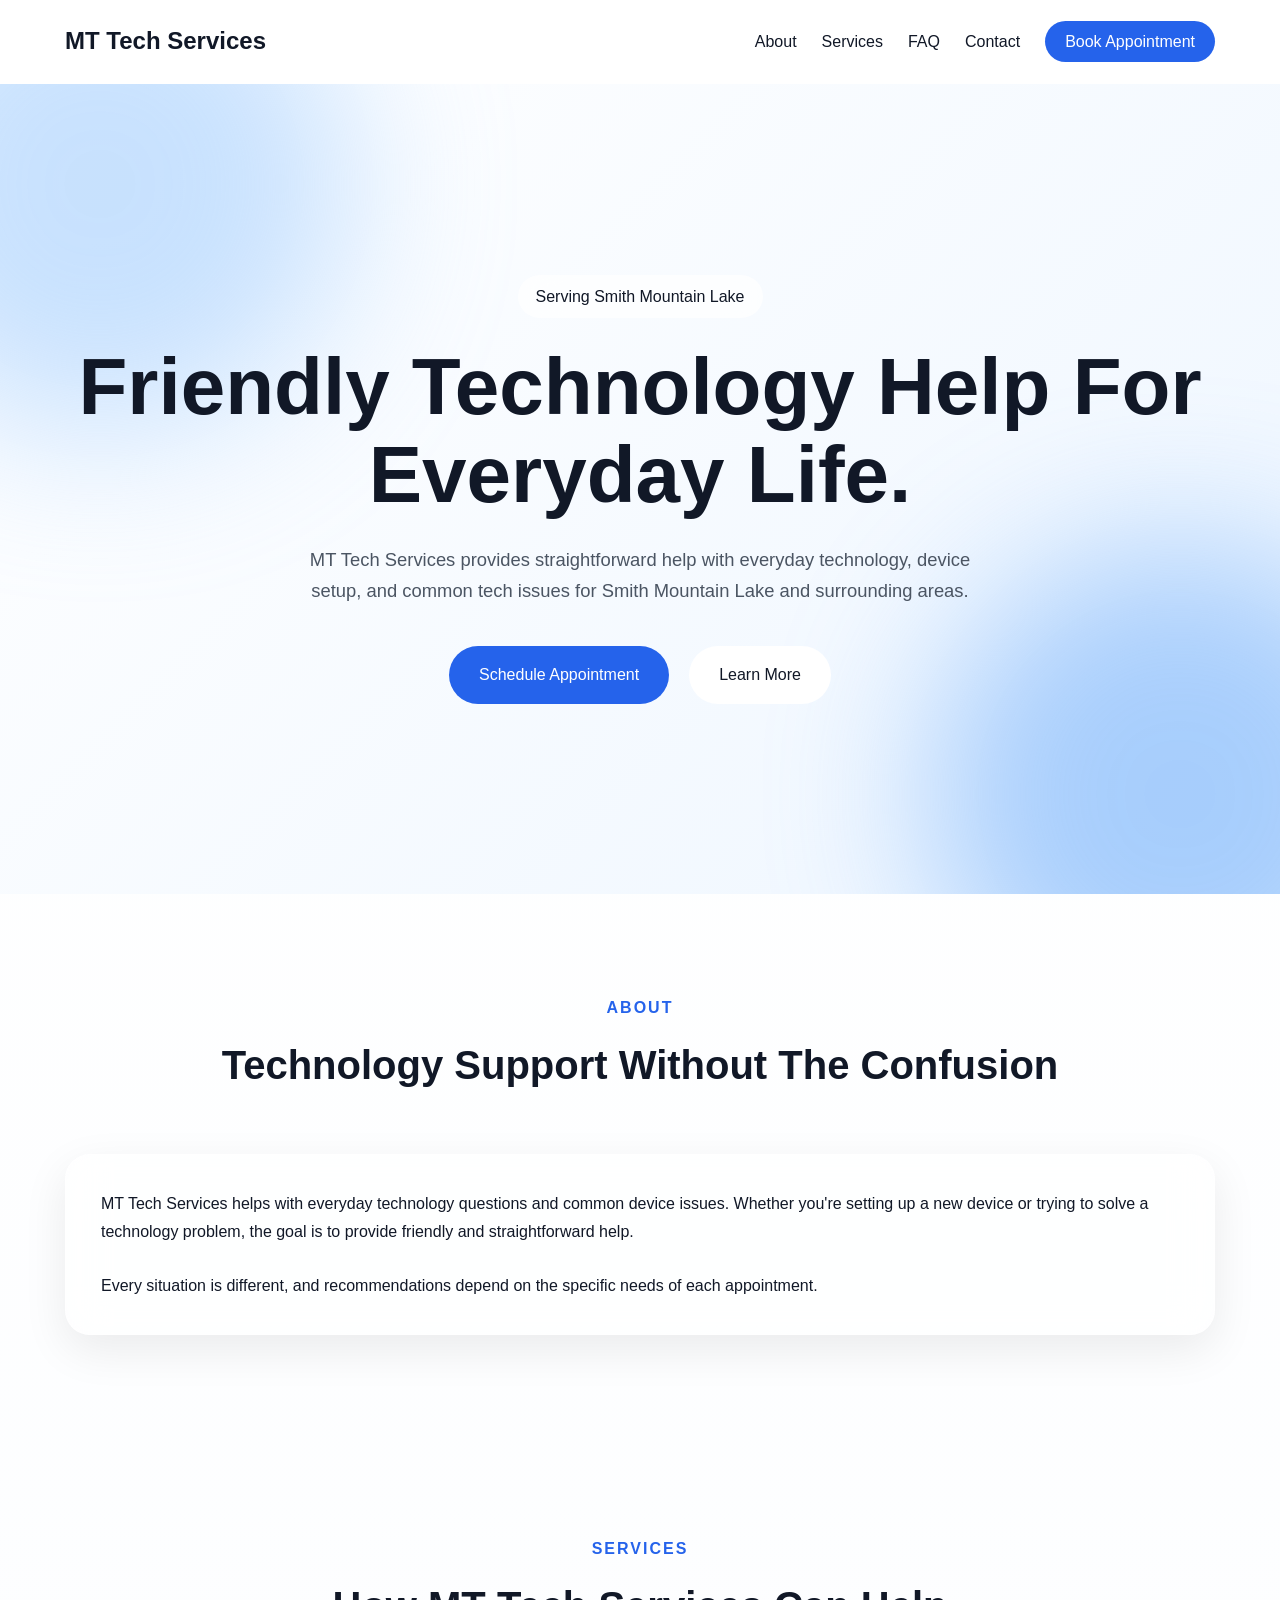
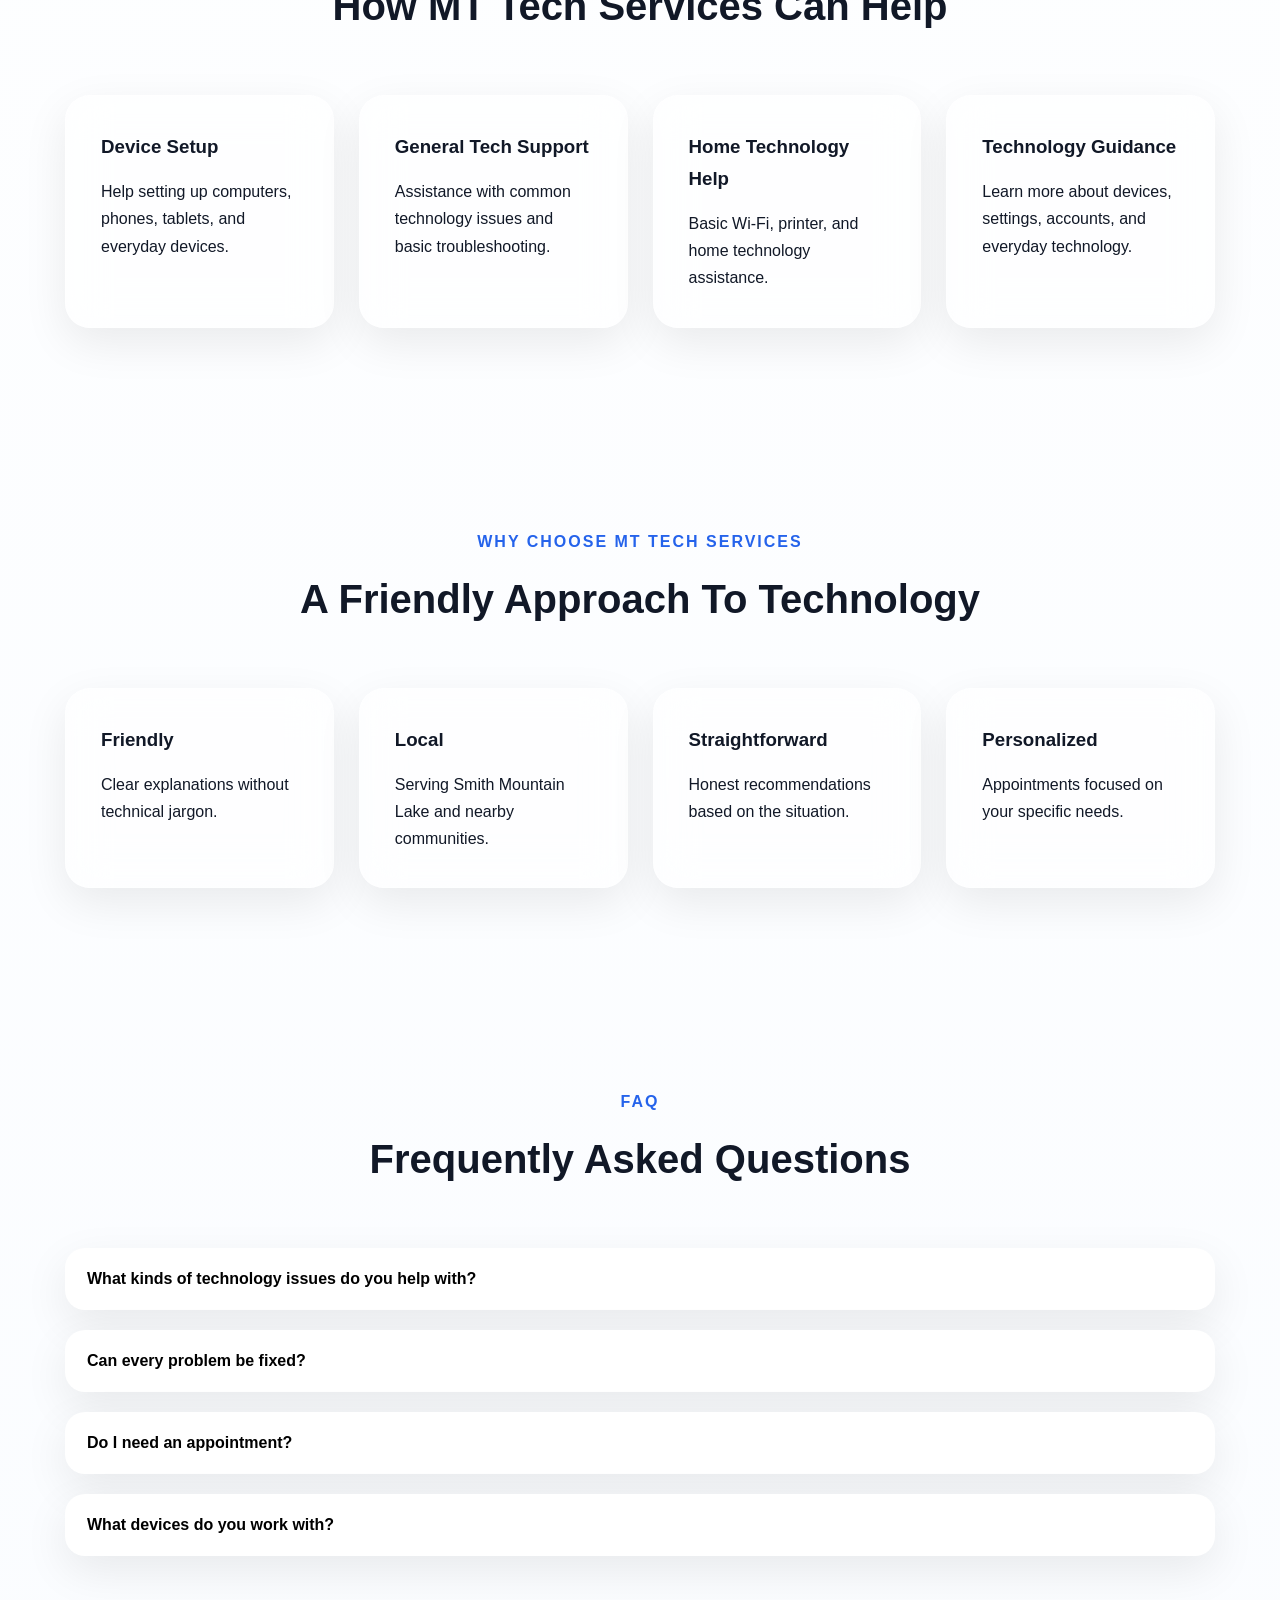
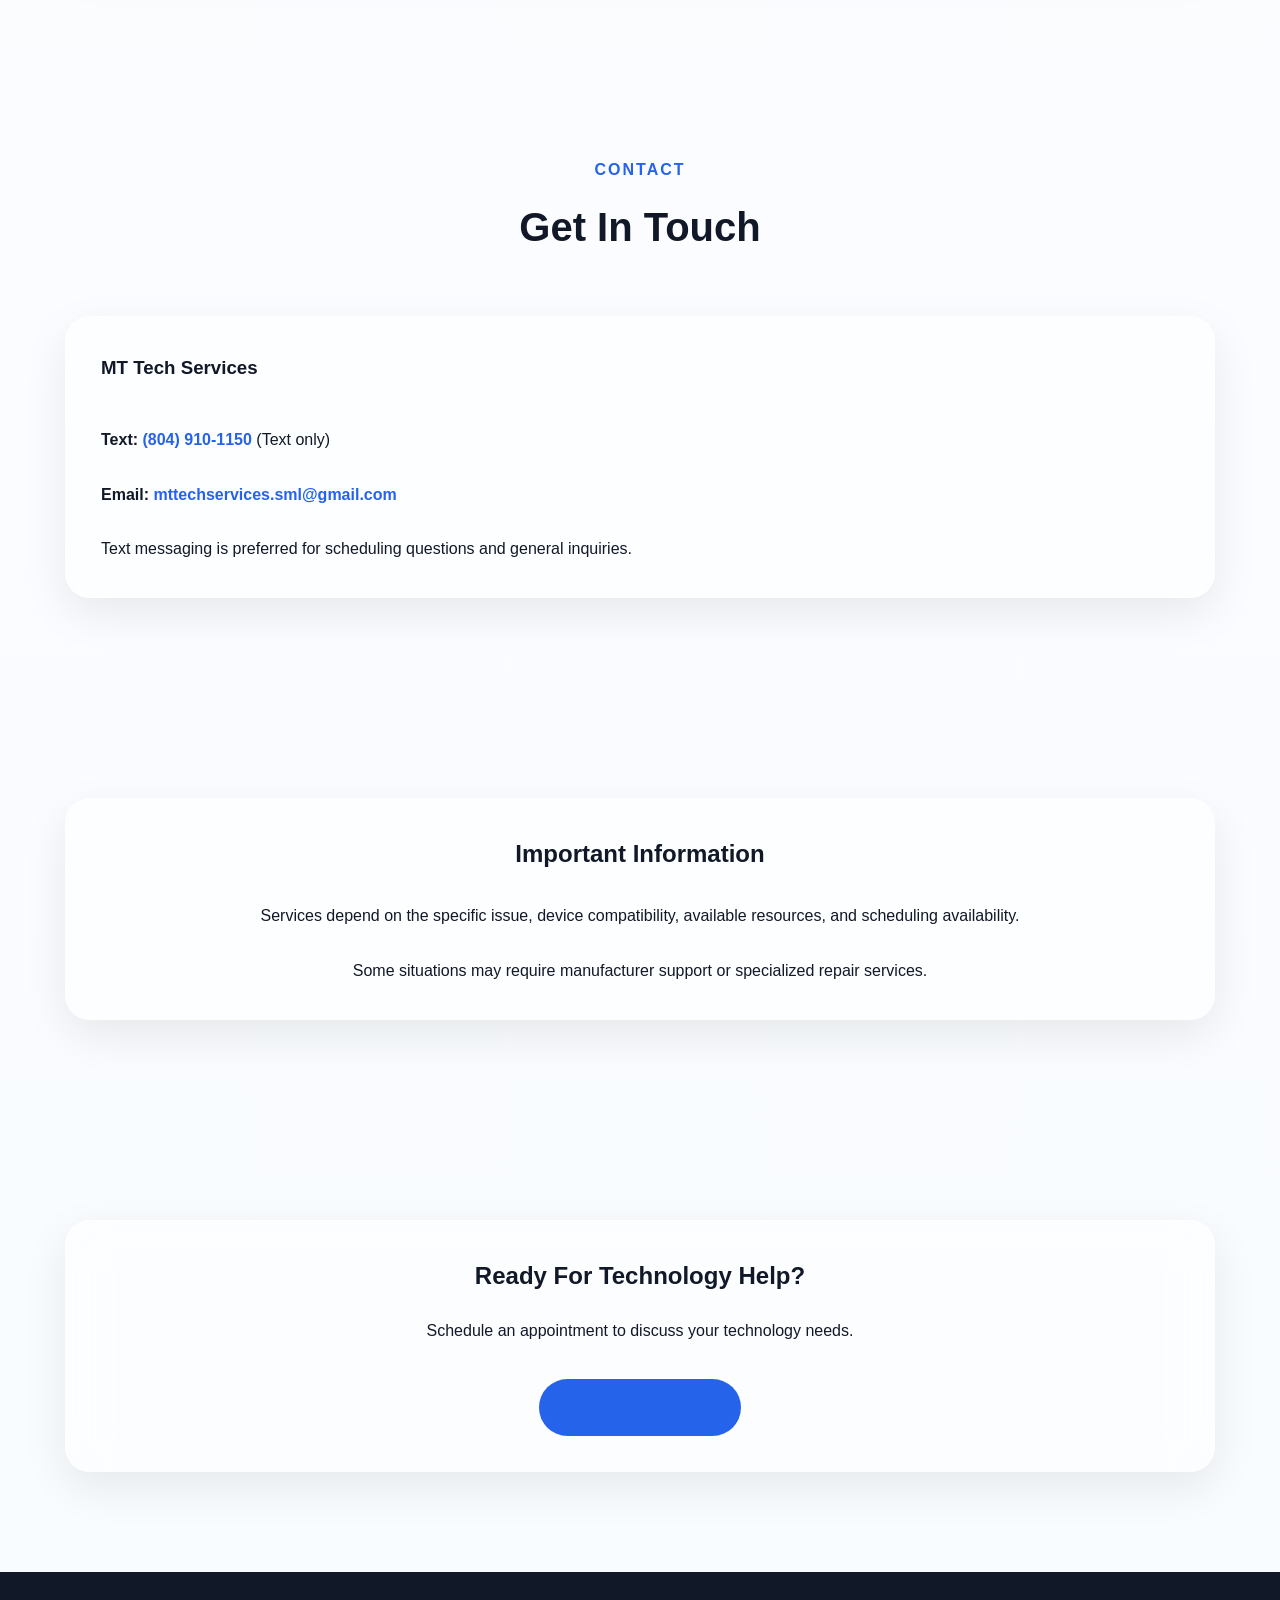
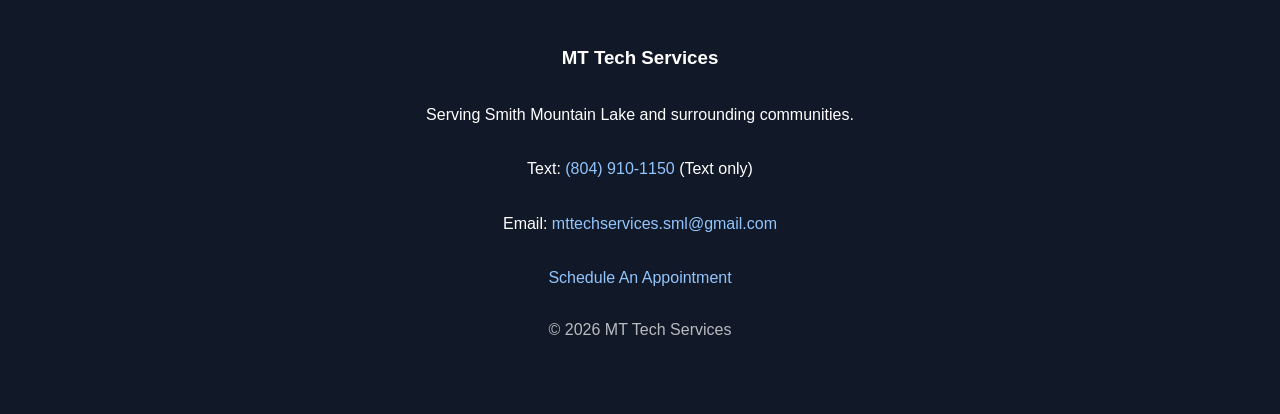
<file: index.html>
<!DOCTYPE html>
<html lang="en">

<head>

<meta charset="UTF-8">
<meta name="viewport" content="width=device-width, initial-scale=1.0">

<title>MT Tech Services | Smith Mountain Lake Tech Support</title>

<meta name="description"
content="Friendly technology help for Smith Mountain Lake and surrounding communities.">

<link rel="stylesheet" href="style.css">

</head>

<body>

<header class="navbar">

<div class="container nav-container">

<a href="index.html" class="logo">
MT Tech Services
</a>

<nav>

<ul class="nav-links">

<li><a href="#about">About</a></li>
<li><a href="#services">Services</a></li>
<li><a href="#faq">FAQ</a></li>
<li><a href="#contact">Contact</a></li>

<li>
<a href="booking.html" class="nav-button">
Book Appointment
</a>
</li>

</ul>

<button class="menu-toggle">
☰
</button>

</nav>

</div>

</header>

<section class="hero">

<div class="hero-background"></div>

<div class="container hero-content">

<span class="hero-tag">

Serving Smith Mountain Lake

</span>

<h1>

Friendly Technology Help For Everyday Life.

</h1>

<p>

MT Tech Services provides straightforward help with
everyday technology, device setup, and common tech
issues for Smith Mountain Lake and surrounding areas.

</p>

<div class="hero-buttons">

<a href="booking.html"
class="primary-btn">

Schedule Appointment

</a>

<a href="#about"
class="secondary-btn">

Learn More

</a>

</div>

</div>

</section>

<section id="about">

<div class="container">

<div class="section-title">

<span>

About

</span>

<h2>

Technology Support Without The Confusion

</h2>

</div>

<div class="glass-card">

<p>

MT Tech Services helps with everyday technology
questions and common device issues. Whether
you're setting up a new device or trying to
solve a technology problem, the goal is to
provide friendly and straightforward help.

</p>

<br>

<p>

Every situation is different, and recommendations
depend on the specific needs of each appointment.

</p>

</div>

</div>

</section>

<section id="services">

<div class="container">

<div class="section-title">

<span>

Services

</span>

<h2>

How MT Tech Services Can Help

</h2>

</div>

<div class="card-grid">

<div class="glass-card">

<h3>

Device Setup

</h3>

<p>

Help setting up computers,
phones, tablets,
and everyday devices.

</p>

</div>

<div class="glass-card">

<h3>

General Tech Support

</h3>

<p>

Assistance with common
technology issues and
basic troubleshooting.

</p>

</div>

<div class="glass-card">

<h3>

Home Technology Help

</h3>

<p>

Basic Wi-Fi,
printer,
and home technology
assistance.

</p>

</div>

<div class="glass-card">

<h3>

Technology Guidance

</h3>

<p>

Learn more about
devices,
settings,
accounts,
and everyday technology.

</p>

</div>

</div>

</div>

</section>

<section>

<div class="container">

<div class="section-title">

<span>

Why Choose MT Tech Services

</span>

<h2>

A Friendly Approach To Technology

</h2>

</div>

<div class="card-grid">

<div class="glass-card">

<h3>

Friendly

</h3>

<p>

Clear explanations without
technical jargon.

</p>

</div>

<div class="glass-card">

<h3>

Local

</h3>

<p>

Serving Smith Mountain Lake
and nearby communities.

</p>

</div>

<div class="glass-card">

<h3>

Straightforward

</h3>

<p>

Honest recommendations
based on the situation.

</p>

</div>

<div class="glass-card">

<h3>

Personalized

</h3>

<p>

Appointments focused
on your specific needs.

</p>

</div>

</div>

</div>

</section>

<section id="faq">

<div class="container">

<div class="section-title">

<span>

FAQ

</span>

<h2>

Frequently Asked Questions

</h2>

</div>

<div class="faq">

<div class="faq-item">

<button>

What kinds of technology issues do you help with?

</button>

<div>

MT Tech Services helps with
everyday technology questions,
device setup,
and general tech support.

</div>

</div>

<div class="faq-item">

<button>

Can every problem be fixed?

</button>

<div>

Solutions depend on the
specific issue and circumstances.
Some situations may require
specialized services.

</div>

</div>

<div class="faq-item">

<button>

Do I need an appointment?

</button>

<div>

Scheduling ahead is recommended.

</div>

</div>

<div class="faq-item">

<button>

What devices do you work with?

</button>

<div>

Many common consumer devices
and everyday technology products.

</div>

</div>

</div>

</div>

</section>

<section id="contact">

<div class="container">

<div class="section-title">

<span>

Contact

</span>

<h2>

Get In Touch

</h2>

</div>

<div class="glass-card">

<h3>

MT Tech Services

</h3>

<br>

<p>

<strong>

Text:

</strong>

<a href="sms:18049101150">

(804) 910-1150

</a>

(Text only)

</p>

<br>

<p>

<strong>

Email:

</strong>

<a href="mailto:mttechservices.sml@gmail.com">

mttechservices.sml@gmail.com

</a>

</p>

<br>

<p>

Text messaging is preferred
for scheduling questions
and general inquiries.

</p>

</div>

</div>

</section>

<section>

<div class="container">

<div class="glass-card disclaimer">

<h2>

Important Information

</h2>

<br>

<p>

Services depend on the
specific issue,
device compatibility,
available resources,
and scheduling availability.

</p>

<br>

<p>

Some situations may require
manufacturer support or
specialized repair services.

</p>

</div>

</div>

</section>

<section class="cta">

<div class="container">

<div class="glass-card">

<h2>

Ready For Technology Help?

</h2>

<p>

Schedule an appointment
to discuss your technology needs.

</p>

<a href="booking.html"
class="primary-btn">

Book Appointment

</a>

</div>

</div>

</section>

<footer>

<div class="container">

<h3>

MT Tech Services

</h3>

<br>

<p>

Serving Smith Mountain Lake
and surrounding communities.

</p>

<br>

<p>

Text:
<a href="sms:18049101150">

(804) 910-1150

</a>

(Text only)

</p>

<br>

<p>

Email:
<a href="mailto:mttechservices.sml@gmail.com">

mttechservices.sml@gmail.com

</a>

</p>

<br>

<a href="booking.html">

Schedule An Appointment

</a>

<p class="copyright">

© 2026 MT Tech Services

</p>

</div>

</footer>

<script src="script.js"></script>

</body>

</html>
</file>
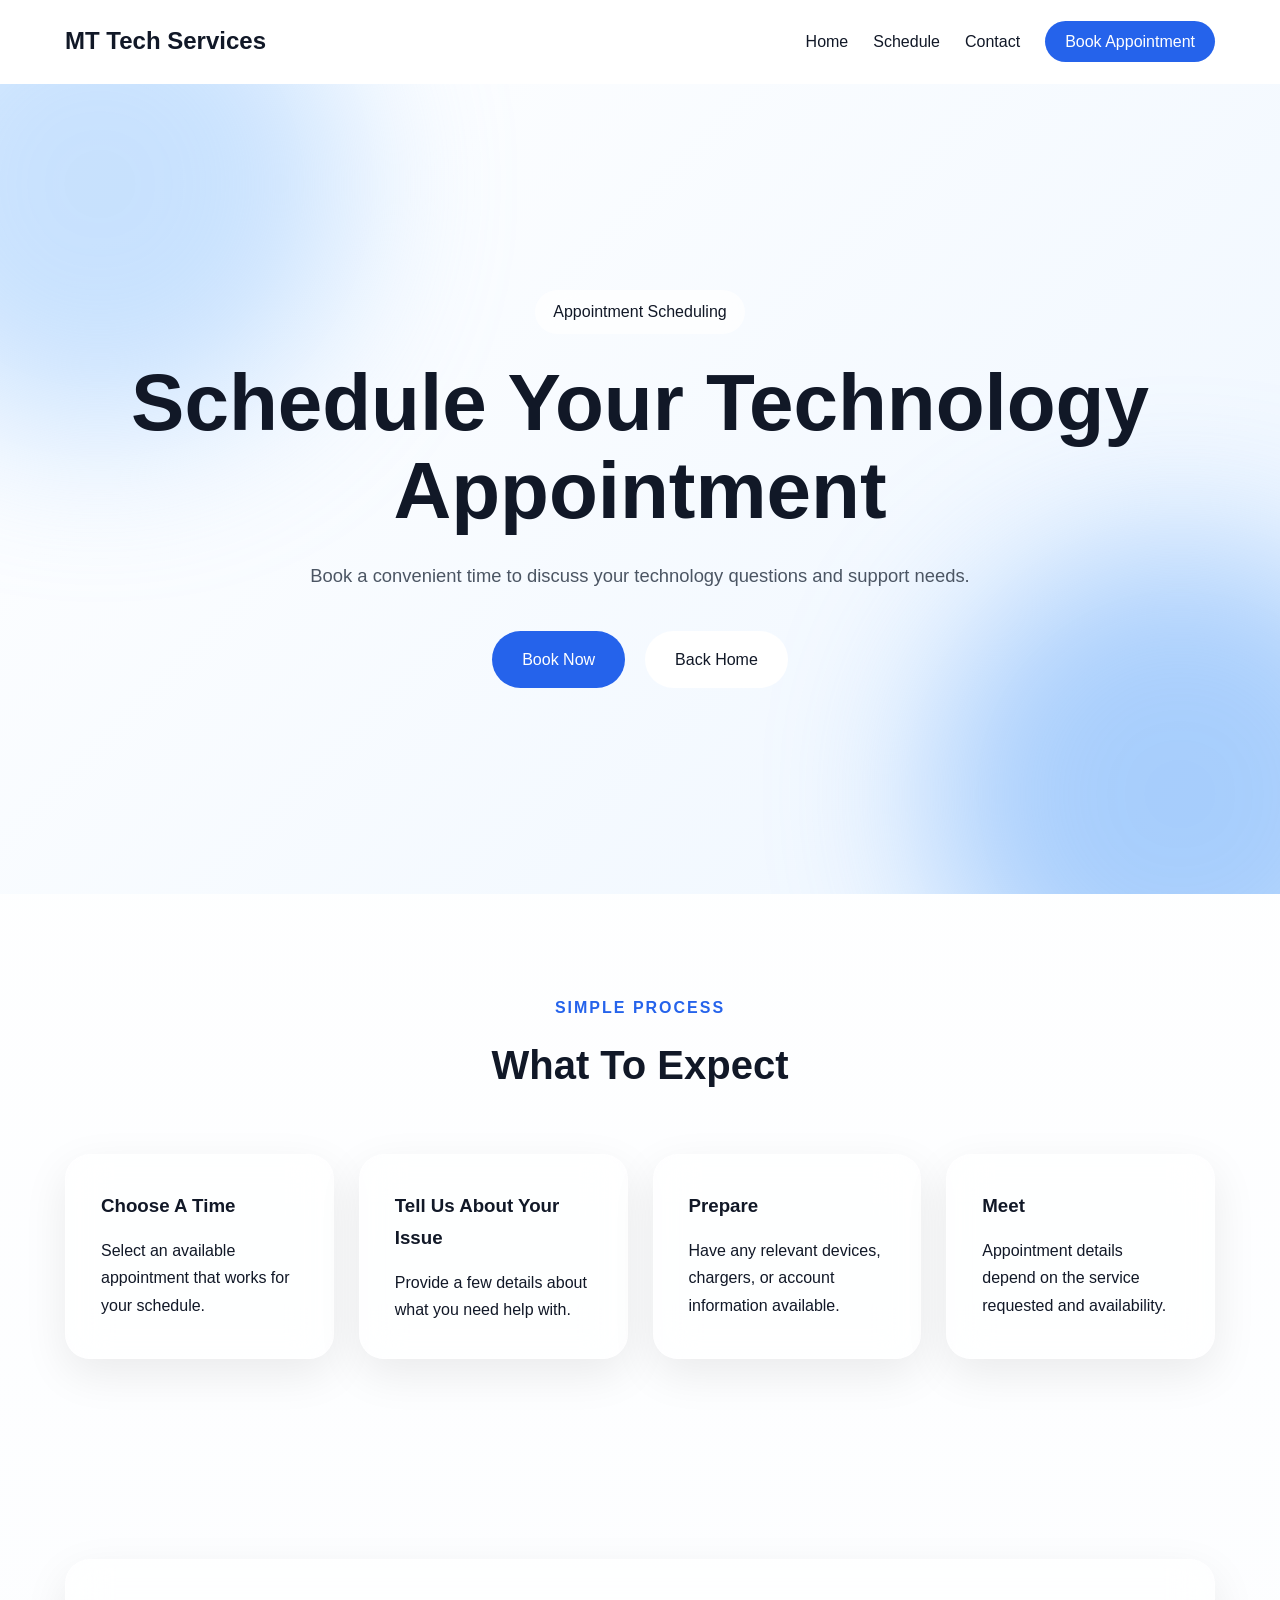
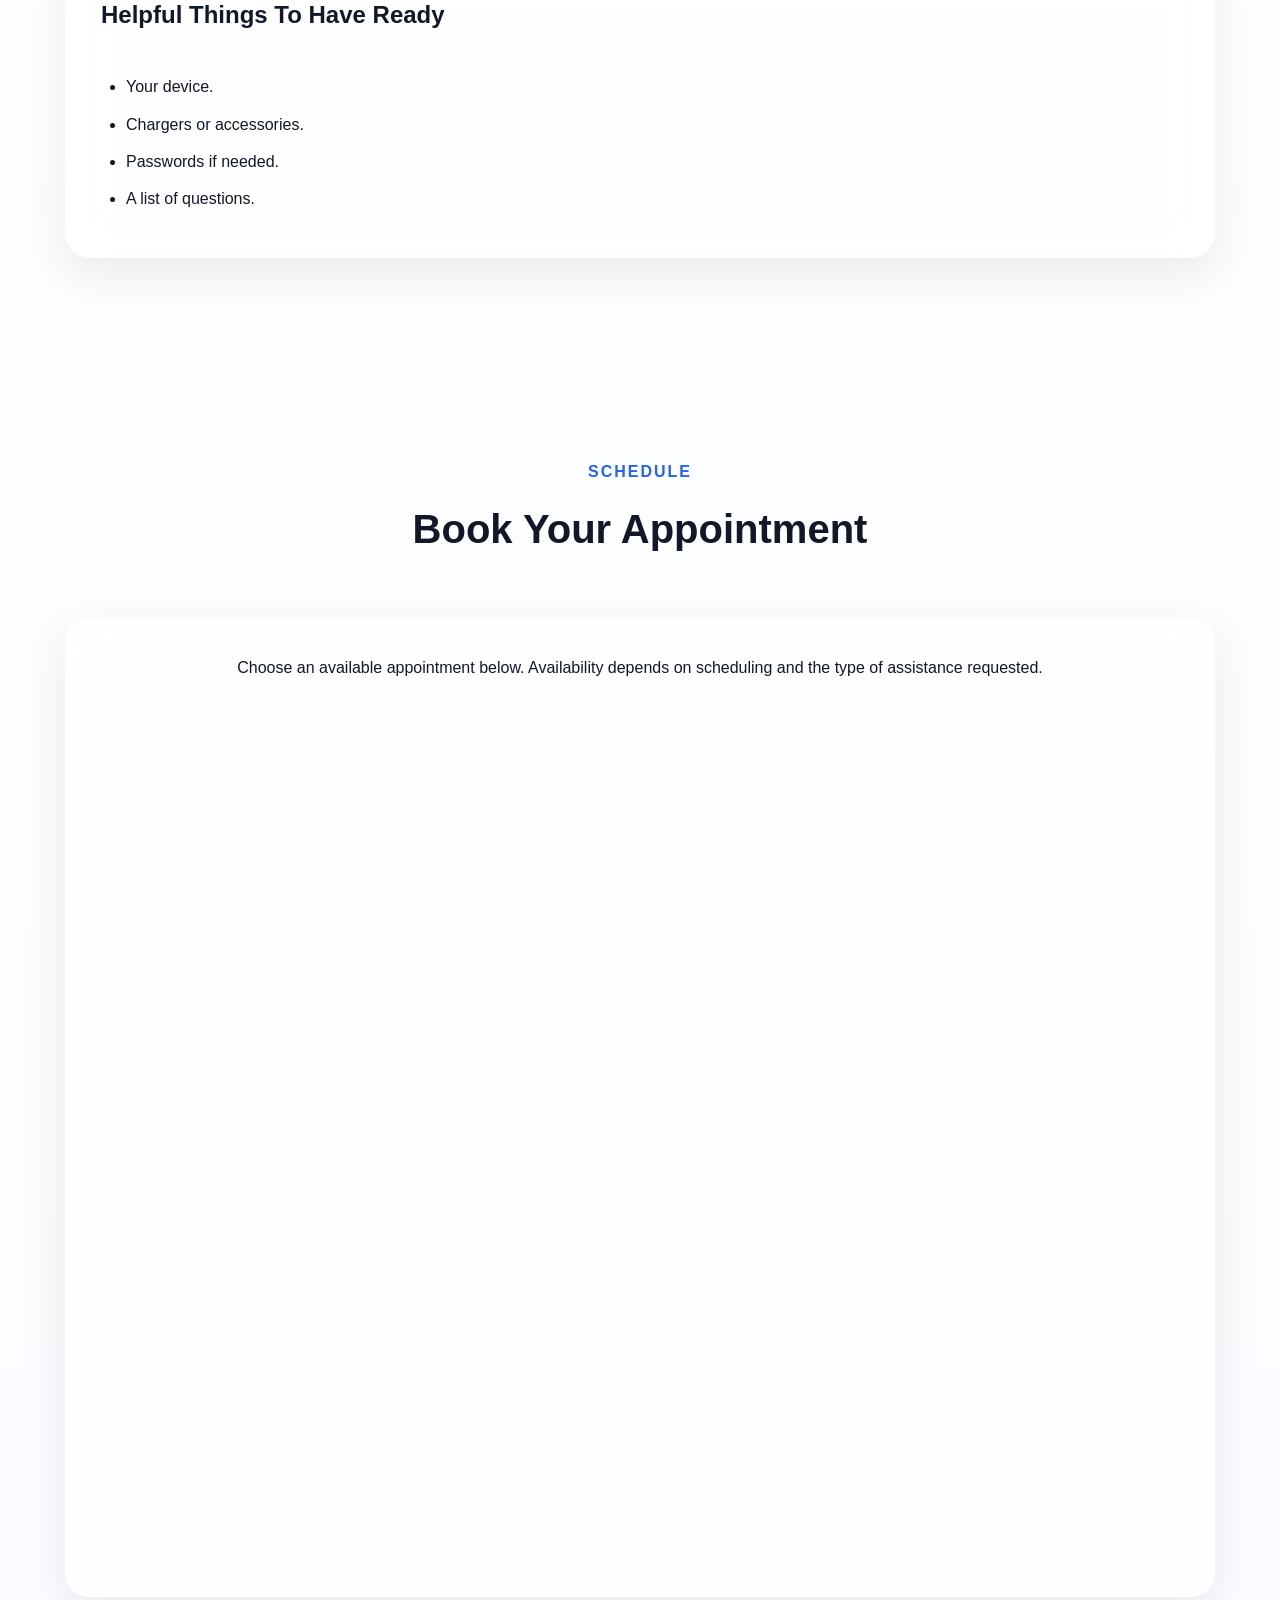
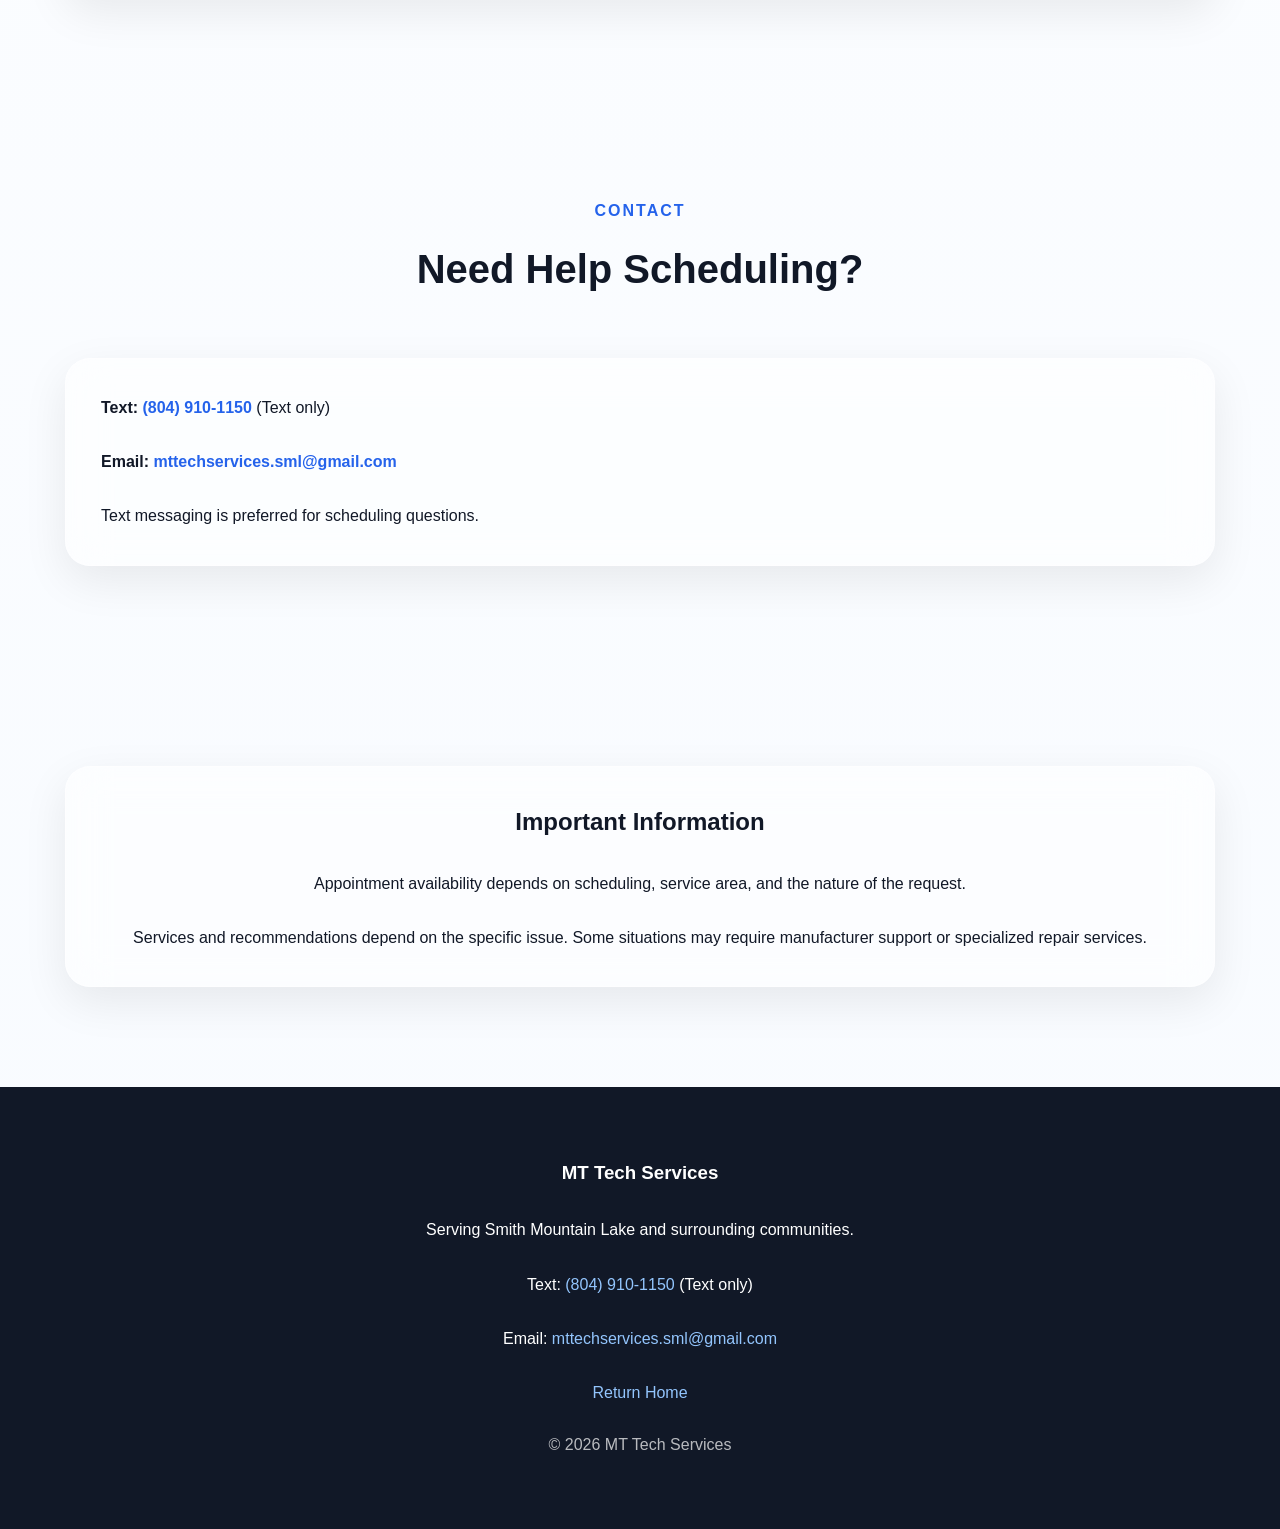
<file: booking.html>
<!DOCTYPE html>
<html lang="en">

<head>

<meta charset="UTF-8">
<meta name="viewport" content="width=device-width, initial-scale=1.0">

<title>Book an Appointment | MT Tech Services</title>

<meta name="description"
content="Schedule an appointment with MT Tech Services.">

<link rel="stylesheet" href="style.css">

</head>

<body>

<header class="navbar">

<div class="container nav-container">

<a href="index.html" class="logo">

MT Tech Services

</a>

<nav>

<ul class="nav-links">

<li>

<a href="index.html">

Home

</a>

</li>

<li>

<a href="#booking">

Schedule

</a>

</li>

<li>

<a href="#contact">

Contact

</a>

</li>

<li>

<a href="booking.html"
class="nav-button">

Book Appointment

</a>

</li>

</ul>

<button class="menu-toggle">

☰

</button>

</nav>

</div>

</header>

<section class="hero">

<div class="hero-background"></div>

<div class="container hero-content">

<span class="hero-tag">

Appointment Scheduling

</span>

<h1>

Schedule Your Technology Appointment

</h1>

<p>

Book a convenient time to discuss your
technology questions and support needs.

</p>

<div class="hero-buttons">

<a href="#booking"
class="primary-btn">

Book Now

</a>

<a href="index.html"
class="secondary-btn">

Back Home

</a>

</div>

</div>

</section>

<section>

<div class="container">

<div class="section-title">

<span>

Simple Process

</span>

<h2>

What To Expect

</h2>

</div>

<div class="card-grid">

<div class="glass-card">

<h3>

Choose A Time

</h3>

<p>

Select an available appointment
that works for your schedule.

</p>

</div>

<div class="glass-card">

<h3>

Tell Us About Your Issue

</h3>

<p>

Provide a few details about
what you need help with.

</p>

</div>

<div class="glass-card">

<h3>

Prepare

</h3>

<p>

Have any relevant devices,
chargers,
or account information available.

</p>

</div>

<div class="glass-card">

<h3>

Meet

</h3>

<p>

Appointment details depend
on the service requested
and availability.

</p>

</div>

</div>

</div>

</section>

<section>

<div class="container">

<div class="glass-card">

<h2>

Helpful Things To Have Ready

</h2>

<br>

<ul>

<li>Your device.</li>

<li>Chargers or accessories.</li>

<li>Passwords if needed.</li>

<li>A list of questions.</li>

</ul>

</div>

</div>

</section>

<section id="booking">

<div class="container">

<div class="section-title">

<span>

Schedule

</span>

<h2>

Book Your Appointment

</h2>

</div>

<div class="glass-card">

<p style="text-align:center;margin-bottom:30px;">

Choose an available appointment below.
Availability depends on scheduling
and the type of assistance requested.

</p>

<div
id="my-cal-inline-mt-tech-services-appointment"
style="
width:100%;
min-height:850px;
overflow:auto;
border-radius:20px;
">
</div>

</div>

</div>

</section>

<section id="contact">

<div class="container">

<div class="section-title">

<span>

Contact

</span>

<h2>

Need Help Scheduling?

</h2>

</div>

<div class="glass-card">

<p>

<strong>

Text:

</strong>

<a href="sms:18049101150">

(804) 910-1150

</a>

(Text only)

</p>

<br>

<p>

<strong>

Email:

</strong>

<a href="mailto:mttechservices.sml@gmail.com">

mttechservices.sml@gmail.com

</a>

</p>

<br>

<p>

Text messaging is preferred
for scheduling questions.

</p>

</div>

</div>

</section>

<section>

<div class="container">

<div class="glass-card disclaimer">

<h2>

Important Information

</h2>

<br>

<p>

Appointment availability depends
on scheduling,
service area,
and the nature of the request.

</p>

<br>

<p>

Services and recommendations
depend on the specific issue.
Some situations may require
manufacturer support
or specialized repair services.

</p>

</div>

</div>

</section>

<footer>

<div class="container">

<h3>

MT Tech Services

</h3>

<br>

<p>

Serving Smith Mountain Lake
and surrounding communities.

</p>

<br>

<p>

Text:
<a href="sms:18049101150">

(804) 910-1150

</a>

(Text only)

</p>

<br>

<p>

Email:
<a href="mailto:mttechservices.sml@gmail.com">

mttechservices.sml@gmail.com

</a>

</p>

<br>

<a href="index.html">

Return Home

</a>

<p class="copyright">

© 2026 MT Tech Services

</p>

</div>

</footer>

<!-- CAL.COM -->

<script type="text/javascript">
(function (C, A, L) {
let p = function (a, ar) { a.q.push(ar); };
let d = C.document;

C.Cal = C.Cal || function () {
let cal = C.Cal;
let ar = arguments;

if (!cal.loaded) {
cal.ns = {};
cal.q = cal.q || [];
d.head.appendChild(
d.createElement("script")
).src = A;
cal.loaded = true;
}

if (ar[0] === L) {
const api = function () {
p(api, arguments);
};

const namespace = ar[1];
api.q = api.q || [];

if(typeof namespace === "string"){
cal.ns[namespace] =
cal.ns[namespace] || api;

p(cal.ns[namespace], ar);
p(cal,
["initNamespace", namespace]);

}else{
p(cal, ar);
}

return;
}

p(cal, ar);
};

})(

window,

"https://app.cal.com/embed/embed.js",

"init"

);

Cal(
"init",
"mt-tech-services-appointment",
{
origin:"https://app.cal.com"
}
);

Cal.config = Cal.config || {};
Cal.config.forwardQueryParams = true;

Cal.ns["mt-tech-services-appointment"](
"inline",
{

elementOrSelector:
"#my-cal-inline-mt-tech-services-appointment",

config:{
layout:"month_view",
useSlotsViewOnSmallScreen:"true"
},

calLink:
"mt-tech-service/mt-tech-services-appointment"

}

);

Cal.ns["mt-tech-services-appointment"](
"ui",
{
hideEventTypeDetails:false,
layout:"month_view"
}
);

</script>

<script src="script.js"></script>

</body>
</html>
</file>
<file: style.css>
/* ==========================
   MT TECH SERVICES
   FINAL STYLE.CSS
========================== */

:root{

--primary:#2563eb;
--primary2:#60a5fa;

--dark:#111827;
--text:#4b5563;

--white:#ffffff;

--glass:rgba(255,255,255,.55);

--shadow:
0 15px 45px rgba(0,0,0,.08);

}

*{
margin:0;
padding:0;
box-sizing:border-box;
}

html{
scroll-behavior:smooth;
}

body{

font-family:
-apple-system,
BlinkMacSystemFont,
"Segoe UI",
Roboto,
sans-serif;

background:
linear-gradient(
180deg,
#ffffff,
#f8fbff
);

color:var(--dark);

line-height:1.7;

overflow-x:hidden;

}

/* SCROLLBAR */

::-webkit-scrollbar{
width:10px;
}

::-webkit-scrollbar-thumb{
background:#cbd5e1;
border-radius:20px;
}

/* CONTAINER */

.container{

width:min(1150px,90%);

margin:auto;

}

section{

padding:100px 0;

}

/* NAVBAR */

.navbar{

position:sticky;

top:0;

z-index:999;

background:
rgba(255,255,255,.8);

backdrop-filter:blur(20px);

border-bottom:
1px solid rgba(255,255,255,.3);

transition:.3s;

}

.nav-container{

display:flex;

justify-content:space-between;

align-items:center;

padding:18px 0;

}

.logo{

text-decoration:none;

font-size:1.5rem;

font-weight:700;

color:var(--dark);

}

.nav-links{

display:flex;

list-style:none;

gap:25px;

align-items:center;

}

.nav-links a{

text-decoration:none;

color:var(--dark);

transition:.3s;

}

.nav-links a:hover{

color:var(--primary);

}

.nav-button{

background:var(--primary);

padding:12px 20px;

border-radius:50px;

color:white !important;

}

.nav-button:hover{

transform:translateY(-2px);

box-shadow:
0 10px 25px
rgba(37,99,235,.25);

}

.menu-toggle{

display:none;

background:none;

border:none;

font-size:1.5rem;

cursor:pointer;

}

/* HERO */

.hero{

min-height:90vh;

display:flex;

align-items:center;

position:relative;

overflow:hidden;

}

.hero-background{

position:absolute;

inset:0;

overflow:hidden;

background:
linear-gradient(
135deg,
#ffffff,
#eef6ff
);

}

.hero-background::before,
.hero-background::after{

content:"";

position:absolute;

width:500px;
height:500px;

border-radius:50%;

filter:blur(80px);

opacity:.5;

animation:float 18s ease-in-out infinite;

}

.hero-background::before{

background:#93c5fd;

top:-150px;
left:-150px;

}

.hero-background::after{

background:#60a5fa;

bottom:-150px;
right:-150px;

animation-delay:-9s;

}
.hero-content{

position:relative;

z-index:2;

text-align:center;

}

.hero-tag{

display:inline-block;

padding:8px 18px;

border-radius:50px;

background:
rgba(255,255,255,.7);

backdrop-filter:blur(20px);

margin-bottom:25px;

}

.hero h1{

font-size:
clamp(3rem,7vw,5rem);

line-height:1.1;

margin-bottom:25px;

}

.hero p{

max-width:700px;

margin:auto;

color:var(--text);

font-size:1.15rem;

}

.hero-buttons{

margin-top:40px;

display:flex;

justify-content:center;

gap:20px;

flex-wrap:wrap;

}

/* BUTTONS */

.primary-btn,
.secondary-btn{

padding:15px 30px;

border-radius:50px;

text-decoration:none;

transition:.3s;

display:inline-block;

}

.primary-btn{

background:var(--primary);

color:white;

}

.primary-btn:hover{

transform:translateY(-3px);

box-shadow:
0 12px 30px
rgba(37,99,235,.3);

}

.secondary-btn{

background:white;

color:var(--dark);

}

.secondary-btn:hover{

transform:translateY(-3px);

}

/* TITLES */

.section-title{

text-align:center;

margin-bottom:55px;

}

.section-title span{

color:var(--primary);

font-weight:700;

text-transform:uppercase;

letter-spacing:2px;

}

.section-title h2{

font-size:2.5rem;

margin-top:10px;

}

/* GLASS */

.glass-card{

background:
rgba(255,255,255,.55);

backdrop-filter:blur(20px);

border:
1px solid rgba(255,255,255,.4);

border-radius:25px;

padding:35px;

box-shadow:var(--shadow);

transition:.35s;

}

.glass-card:hover{

transform:
translateY(-6px);

}

.glass-card h3{

margin-bottom:15px;

}

.glass-card a{

color:var(--primary);

text-decoration:none;

font-weight:600;

}

.glass-card a:hover{

text-decoration:underline;

}

/* GRID */

.card-grid{

display:grid;

grid-template-columns:
repeat(
auto-fit,
minmax(250px,1fr)
);

gap:25px;

}

/* FAQ */

.faq{

display:flex;

flex-direction:column;

gap:20px;

}

.faq-item{

background:white;

border-radius:20px;

overflow:hidden;

box-shadow:var(--shadow);

}

.faq-item button{

width:100%;

border:none;

background:none;

padding:22px;

text-align:left;

cursor:pointer;

font-size:1rem;

font-weight:600;

}

.faq-item div{

max-height:0;

overflow:hidden;

padding:0 22px;

transition:
max-height .3s ease,
padding .3s ease;

color:var(--text);

}

/* CTA */

.cta{

text-align:center;

}

.cta p{

margin:
20px 0 35px;

}

/* DISCLAIMER */

.disclaimer{

text-align:center;

}

/* FOOTER */

footer{

background:#111827;

color:white;

text-align:center;

padding:70px 20px;

}

footer a{

color:#93c5fd;

text-decoration:none;

}

footer a:hover{

text-decoration:underline;

}

.copyright{

margin-top:25px;

opacity:.7;

}

/* LISTS */

ul{

padding-left:25px;

}

li{

margin:10px 0;

}

/* IFRAMES */

iframe{

width:100%;

border:none;

border-radius:20px;

}

/* REVEAL */

.glass-card,
.hero-content,
.section-title{

opacity:0;

transform:
translateY(40px);

}

/* MOBILE */

@media(max-width:768px){

.nav-links{

display:none;

}

.menu-toggle{

display:block;

}

.hero{

min-height:80vh;

}

.hero h1{

font-size:2.8rem;

}

.hero-buttons{

flex-direction:column;

align-items:center;

}

.section-title h2{

font-size:2rem;

}

section{

padding:75px 0;

}

.glass-card{

padding:25px;

}

.card-grid{

grid-template-columns:1fr;

}

}

/* SMALL PHONES */

@media(max-width:480px){

.hero h1{

font-size:2.3rem;

}

.hero p{

font-size:1rem;

}

.logo{

font-size:1.2rem;

}

.primary-btn,
.secondary-btn{

width:100%;

text-align:center;

}

}

@keyframes float{

0%{

transform:
translate(0,0)
scale(1);

}

25%{

transform:
translate(80px,40px)
scale(1.1);

}

50%{

transform:
translate(20px,100px)
scale(.95);

}

75%{

transform:
translate(-60px,40px)
scale(1.05);

}

100%{

transform:
translate(0,0)
scale(1);

}

}
</file>
